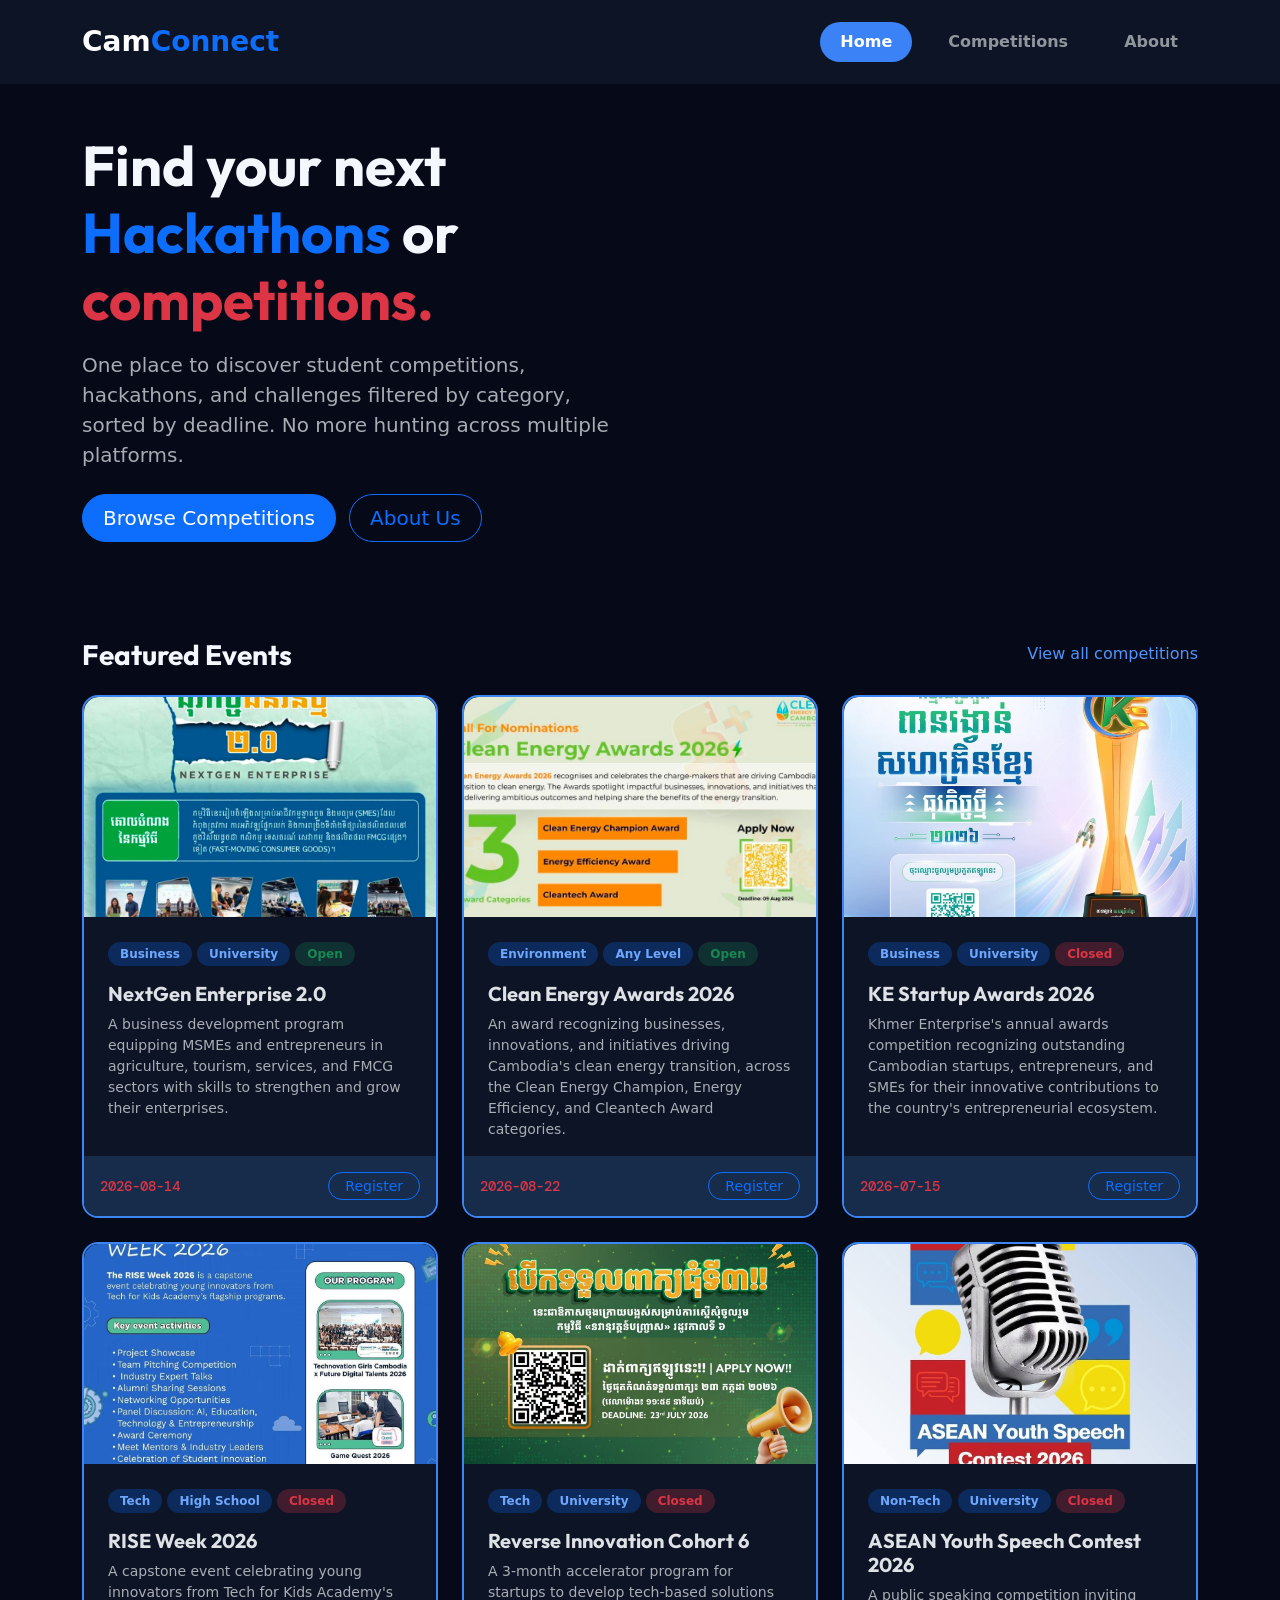
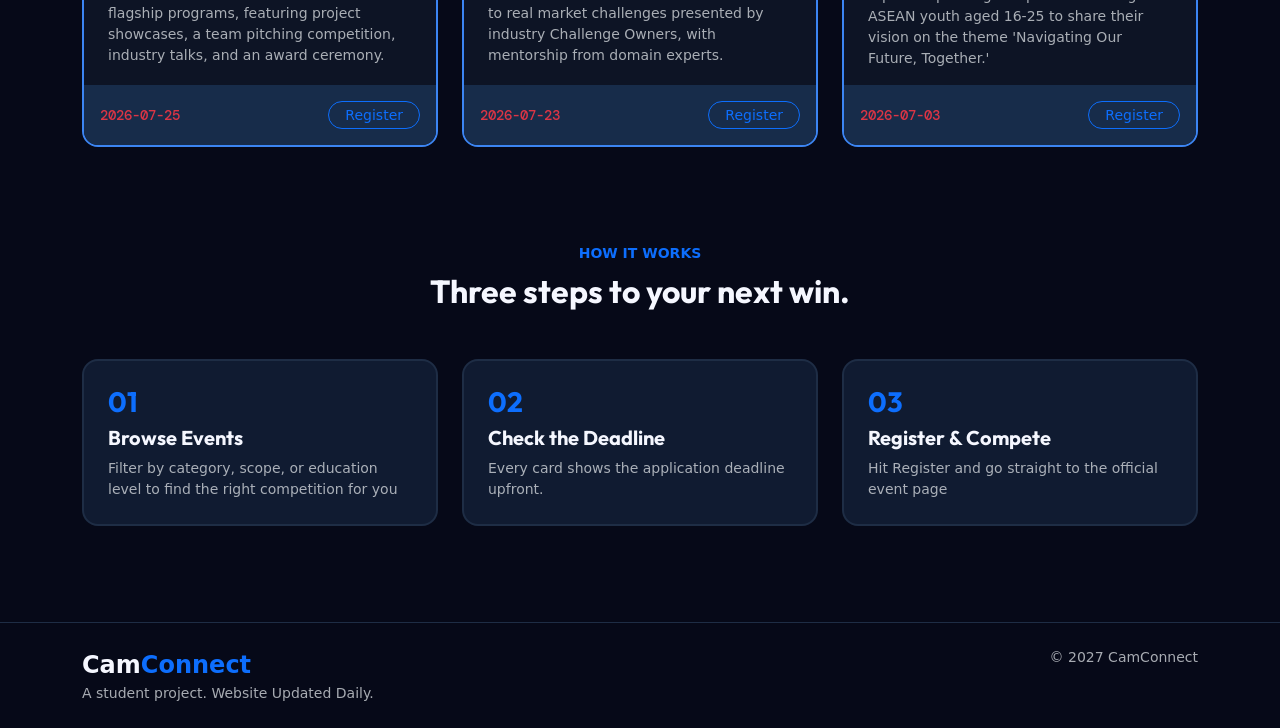
<file: index.html>
<!DOCTYPE html>
<html lang="en" data-bs-theme="dark">
<head>
  <meta charset="UTF-8">
  <meta name="viewport" content="width=device-width, initial-scale=1.0">
  <link href="https://cdn.jsdelivr.net/npm/bootstrap@5.3.8/dist/css/bootstrap.min.css" rel="stylesheet" integrity="sha384-sRIl4kxILFvY47J16cr9ZwB07vP4J8+LH7qKQnuqkuIAvNWLzeN8tE5YBujZqJLB" crossorigin="anonymous">
  <script src="https://cdn.jsdelivr.net/npm/bootstrap@5.3.8/dist/js/bootstrap.bundle.min.js" integrity="sha384-FKyoEForCGlyvwx9Hj09JcYn3nv7wiPVlz7YYwJrWVcXK/BmnVDxM+D2scQbITxI" crossorigin="anonymous"></script>
  <link rel="preconnect" href="https://fonts.googleapis.com">
  <link rel="preconnect" href="https://fonts.gstatic.com" crossorigin>
  <link href="https://fonts.googleapis.com/css2?family=Outfit:wght@100..900&display=swap" rel="stylesheet">
  <link href="css/style.css" rel="stylesheet">
  <link href="css/header.css" rel="stylesheet">
  <link href="css/footer.css" rel="stylesheet">
  <link href="css/scrollTop.css" rel="stylesheet">
  <title>Home</title>
</head>
<body>

  <!-- Header -->
   <div id="header"></div>

  <!-- Hero Section -->
  <section class="py-5">

    <div class="container">

      <div class="row">

        <div class="col-lg-6">

            <!-- Hero Text -->
           <h1 class="display-4 fw-bold">
              Find your next
              <span class="text-primary">Hackathons</span> or
              <span class="text-danger">competitions.</span> 
           </h1>

            <!-- Hero Description -->
           <p class="lead text-muted mt-3">
             One place to discover student competitions, hackathons, and challenges filtered by category, sorted by deadline. No more hunting across multiple platforms.
           </p>

            <!-- Buttons -->
           <div class="mt-4">

            <!-- 1st Button -->
              <a href="competition.html" class="btn btn-primary btn-lg rounded-pill">
                Browse Competitions
              </a>
            
            <!-- 2nd Button -->
              <a href="about.html" class="btn btn-outline-primary btn-lg ms-2 rounded-pill">
                About Us
              </a>

           </div>

        </div>

      </div>

    </div>

  </section>

  <!-- Featured Competitions -->
   <section class="py-5">

    <div class="container">

      <div class="d-flex justify-content-between align-items-center mb-4">

        <h2 class="fw-bold h3 mb-0">Featured Events</h2>

        <a href="competition.html" class=" text-decoration-none section-link">View all competitions</a>

      </div>

      <!-- Add featured cards (content in js)-->
      <!-- This row is empty on purpose, JavaScript fills it in -->
      <div class="row g-4" id="featuredCompetitions"></div>

    </div>

   </section>

   <!-- How it work section -->
    <section class="py-5 text-center">
      <div class="container">
        <p class="text-primary text-uppercase fw-semibold small mb-2">How it works</p>
        <h2 class="fw-bold mb-5">Three steps to your next win.</h2>

        <!-- Row for the 3 steps boxes -->
         <div class="row g-4 text-start">

          <!-- Step 01 -->
           <div class="col-md-4">
              <div class="p-4 rounded-4 h-100 step-card">
                <h3 class="text-primary fw-bold">01</h3>
                <h5 class="fw-bold">Browse Events</h5>
                <p class="text-muted small mb-0">Filter by category, scope, or education level to find the right competition for you</p>
              </div>
           </div>

          <!-- Step 02 -->
           <div class="col-md-4">
            <div class="p-4 rounded-4 h-100 step-card">
              <h3 class="text-primary fw-bold">02</h3>
              <h5 class="fw-bold">Check the Deadline</h5>
              <p class="text-muted small mb-0">Every card shows the application deadline upfront.</p>
            </div>
           </div>

          <!-- Step 03 -->
           <div class="col-md-4">
            <div class="p-4 rounded-4 h-100 step-card">
              <h3 class="text-primary fw-bold">03</h3>
              <h5 class="fw-bold">Register &amp; Compete</h5>
              <p class="text-muted small mb-0">Hit Register and go straight to the official event page</p>
            </div>
           </div>

         </div>
      </div>
    </section>

    <!-- Footer -->
    <div id="footer"></div>

    <!-- Scroll Top Button -->
    <div id="scrollTopSlot"></div>

  <script src="js/header.js"></script>
  <script src="js/competitions-data.js"></script>
  <script src="js/competition-card.js"></script>
  <script src="js/featured-competitions.js"></script>
  <script src="js/footer.js"></script>
  <script src="js/scrollTop.js"></script>
</body>
</html>
</file>
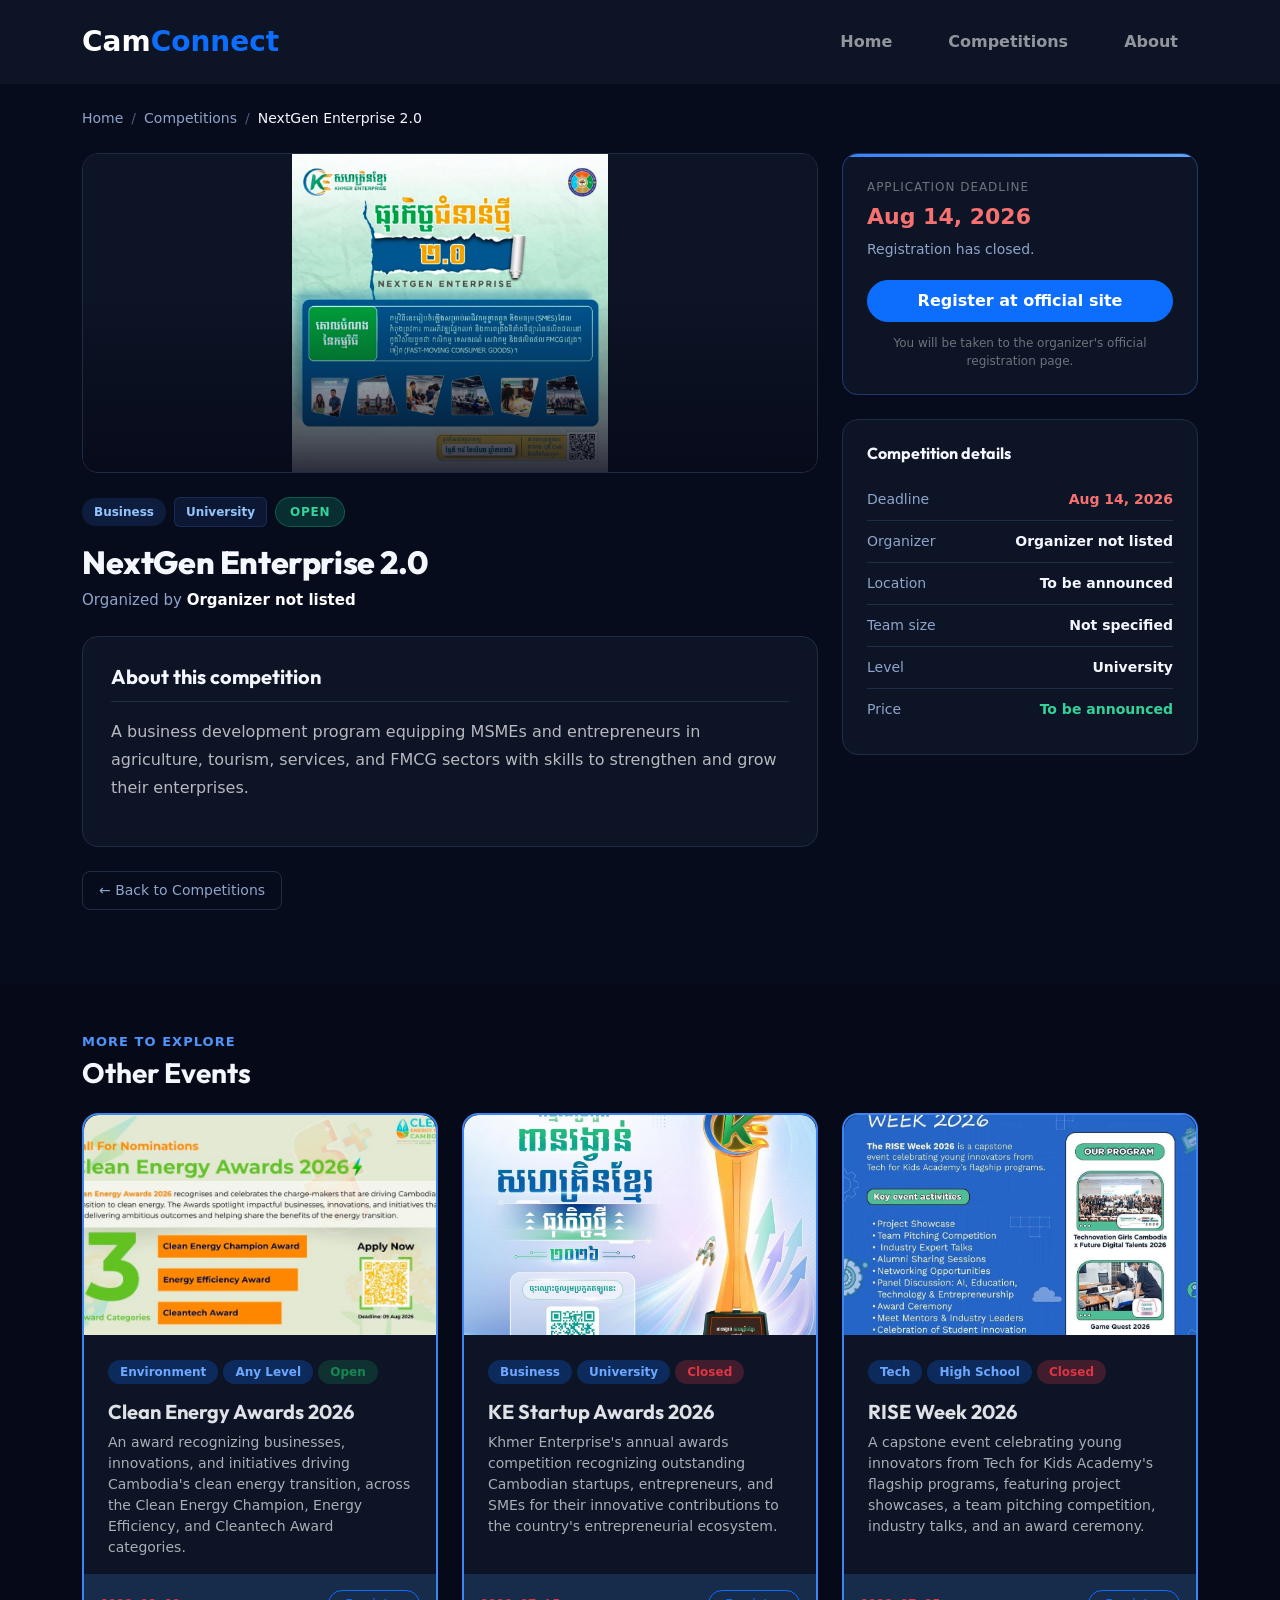
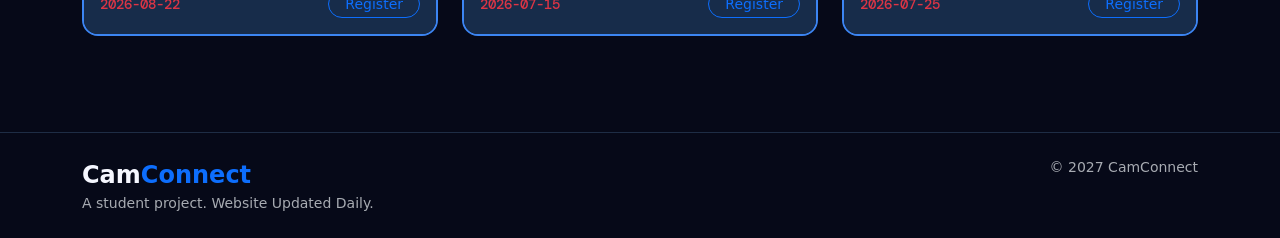
<file: competition-detail.html>
<!DOCTYPE html>
<html lang="en" data-bs-theme="dark">
<head>
  <meta charset="UTF-8">
  <meta name="viewport" content="width=device-width, initial-scale=1.0">

  <!-- Bootstrap -->
  <link href="https://cdn.jsdelivr.net/npm/bootstrap@5.3.8/dist/css/bootstrap.min.css" rel="stylesheet">

  <!-- Google Font -->
  <link rel="preconnect" href="https://fonts.googleapis.com">
  <link rel="preconnect" href="https://fonts.gstatic.com" crossorigin>
  <link href="https://fonts.googleapis.com/css2?family=Outfit:wght@100..900&display=swap" rel="stylesheet">

  <!-- Existing project styles -->
  <link href="css/style.css" rel="stylesheet">
  <link href="css/header.css" rel="stylesheet">
  <link href="css/footer.css" rel="stylesheet">
  <link href="css/scrollTop.css" rel="stylesheet">

  <!-- New competition detail page style -->
  <link href="css/competition-detail.css" rel="stylesheet">

  <title>CamConnect - Competition Details</title>
</head>
<body>

  <!-- Header (already in your project) -->
  <div id="header"></div>

  <section class="detail-page py-4">
    <div class="container">

      <!-- Breadcrumb -->
      <nav aria-label="breadcrumb" class="mb-4">
        <ol class="breadcrumb detail-breadcrumb mb-0">
          <li class="breadcrumb-item"><a href="index.html">Home</a></li>
          <li class="breadcrumb-item"><a href="competition.html">Competitions</a></li>
          <li class="breadcrumb-item active" id="breadcrumbName" aria-current="page">Competition</li>
        </ol>
      </nav>

      <div class="row g-4">

        <!-- Left column -->
        <div class="col-lg-8">

          <!-- Hero image -->
          <div class="detail-hero mb-4">
            <img id="competitionImage" src="https://placehold.co/1200x600" alt="Competition cover">
            <div class="detail-hero-overlay"></div>
          </div>

          <!-- Badges + title -->
          <div class="mb-4">
            <div class="d-flex align-items-center gap-2 mb-3 flex-wrap">
              <span class="detail-cat-badge" id="competitionCategory">Category</span>
              <span class="detail-level-badge" id="competitionLevel">Level</span>
              <span class="detail-status-badge" id="competitionStatusBadge">Open</span>
            </div>
            <h1 class="detail-title h2 mb-2" id="competitionName">Competition Name</h1>
            <p class="detail-organizer mb-0">Organized by <strong id="competitionOrganizer" class="text-white">Organizer</strong></p>
          </div>

          <!-- About -->
          <div class="detail-about-card mb-4">
            <h5>About this competition</h5>
            <p class="detail-about-text" id="competitionAbout">Description goes here.</p>
          </div>

          <a href="competition.html" class="detail-back-link">&larr; Back to Competitions</a>

        </div>

        <!-- Right column / sidebar -->
        <div class="col-lg-4">

          <div class="sidebar-cta mb-4">
            <div class="cta-deadline-label">Application deadline</div>
            <div class="cta-deadline-value" id="competitionDeadline">-</div>
            <div class="cta-days-left" id="competitionDaysLeft">-</div>
            <a href="#" id="competitionRegisterBtn" target="_blank" class="btn btn-primary w-100 rounded-pill fw-semibold">
              Register at official site
            </a>
            <p class="cta-note">You will be taken to the organizer's official registration page.</p>
          </div>

          <div class="details-card">
            <h6>Competition details</h6>

            <div class="detail-row">
              <span class="detail-key">Deadline</span>
              <span class="detail-val pink" id="detailDeadline">-</span>
            </div>
            <div class="detail-row">
              <span class="detail-key">Organizer</span>
              <span class="detail-val" id="detailOrganizer">-</span>
            </div>
            <div class="detail-row">
              <span class="detail-key">Location</span>
              <span class="detail-val" id="detailLocation">-</span>
            </div>
            <div class="detail-row">
              <span class="detail-key">Team size</span>
              <span class="detail-val" id="detailTeamSize">-</span>
            </div>
            <div class="detail-row">
              <span class="detail-key">Level</span>
              <span class="detail-val" id="detailLevel">-</span>
            </div>
            <div class="detail-row">
              <span class="detail-key">Price</span>
              <span class="detail-val green" id="detailPrice">-</span>
            </div>

          </div>

        </div>

      </div>

    </div>
  </section>

  <!-- Other Competitions -->
  <section class="py-5">
    <div class="container">
      <p class="related-label mb-1">More to explore</p>
      <h2 class="fw-bold h3 mb-4">Other Events</h2>

      <div class="row g-4" id="otherCompetitions"></div>
    </div>
  </section>

  <!-- Footer (already in your project) -->
  <div id="footer"></div>

  <!-- Scroll Top Button -->
  <div id="scrollTopSlot"></div>

  <!-- Bootstrap JS -->
  <script src="https://cdn.jsdelivr.net/npm/bootstrap@5.3.8/dist/js/bootstrap.bundle.min.js"></script>

  <!-- Existing JS -->
  <script src="js/header.js"></script>
  <script src="js/competitions-data.js"></script>
  <script src="js/competition-card.js"></script>
  <script src="js/footer.js"></script>
  <script src="js/scrollTop.js"></script>

  <!-- New competition detail page JS -->
  <script src="js/competition-detail.js"></script>
</body>
</html>
</file>
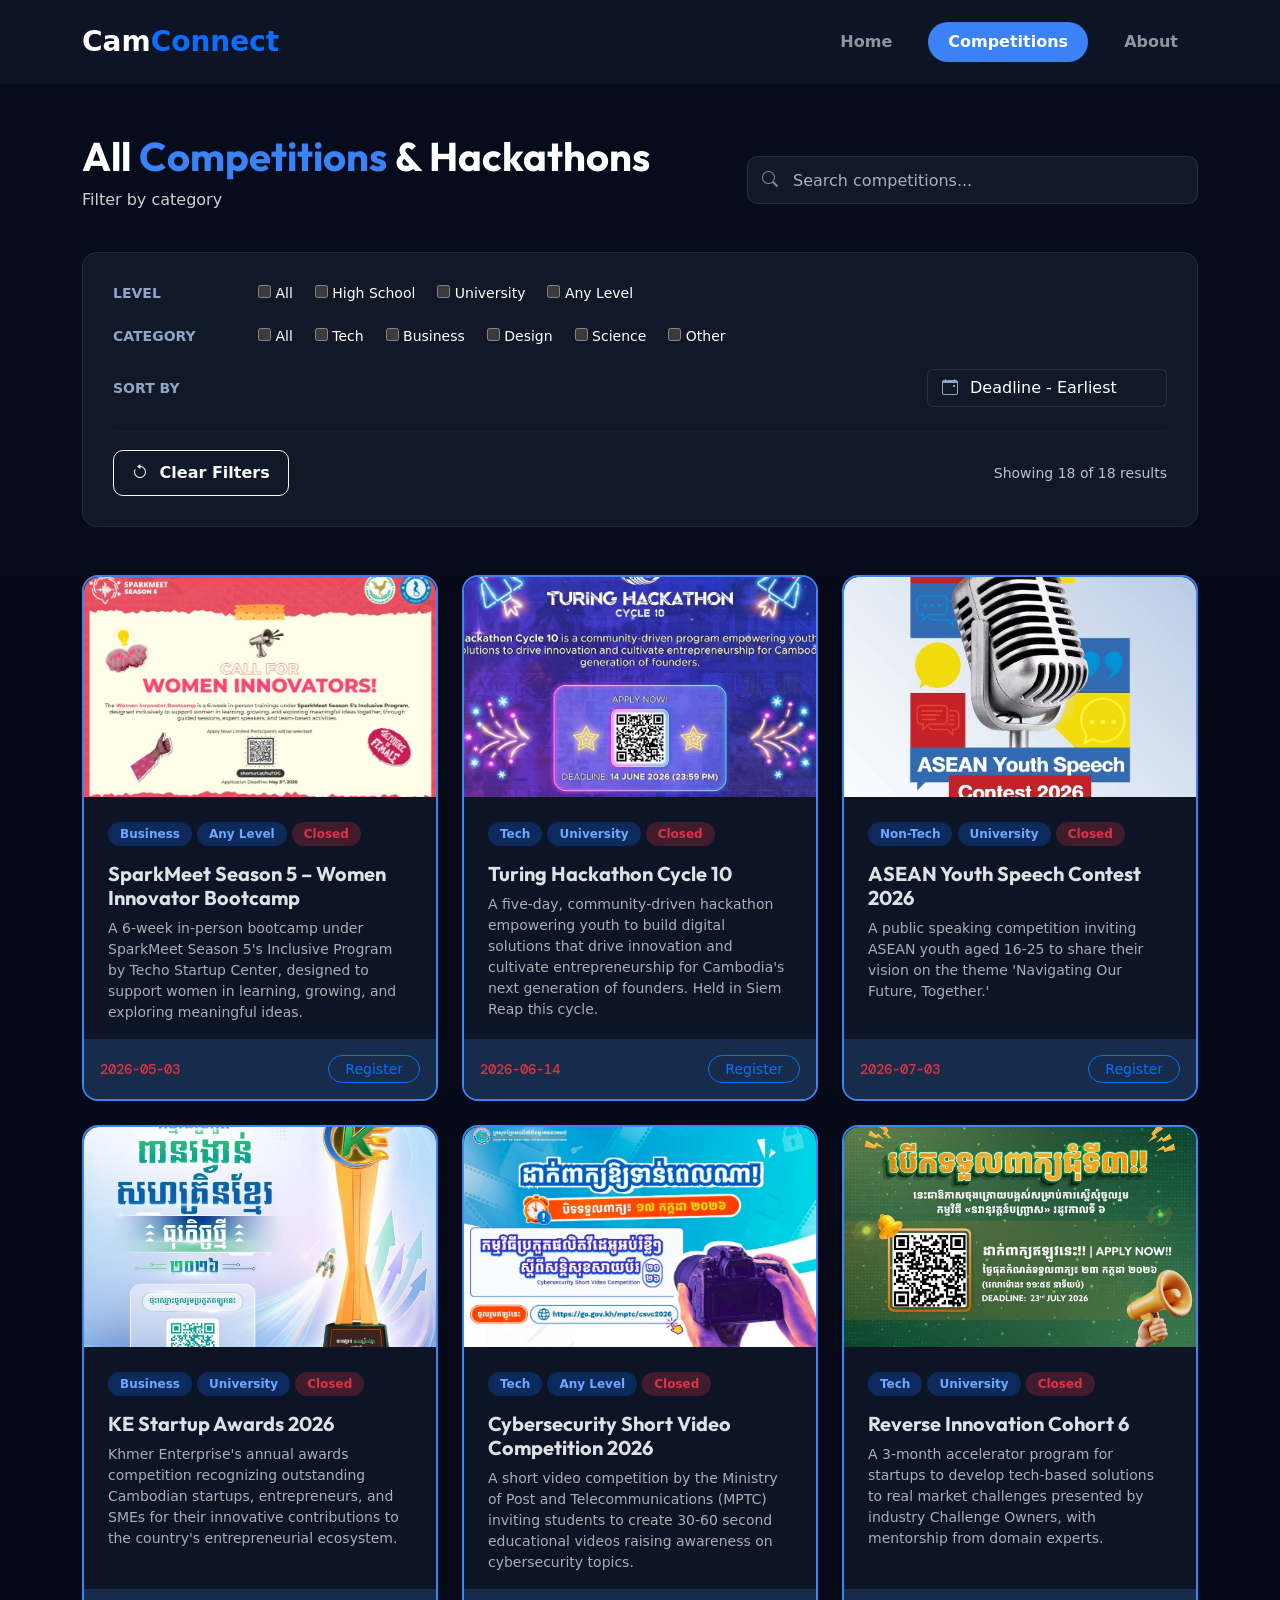
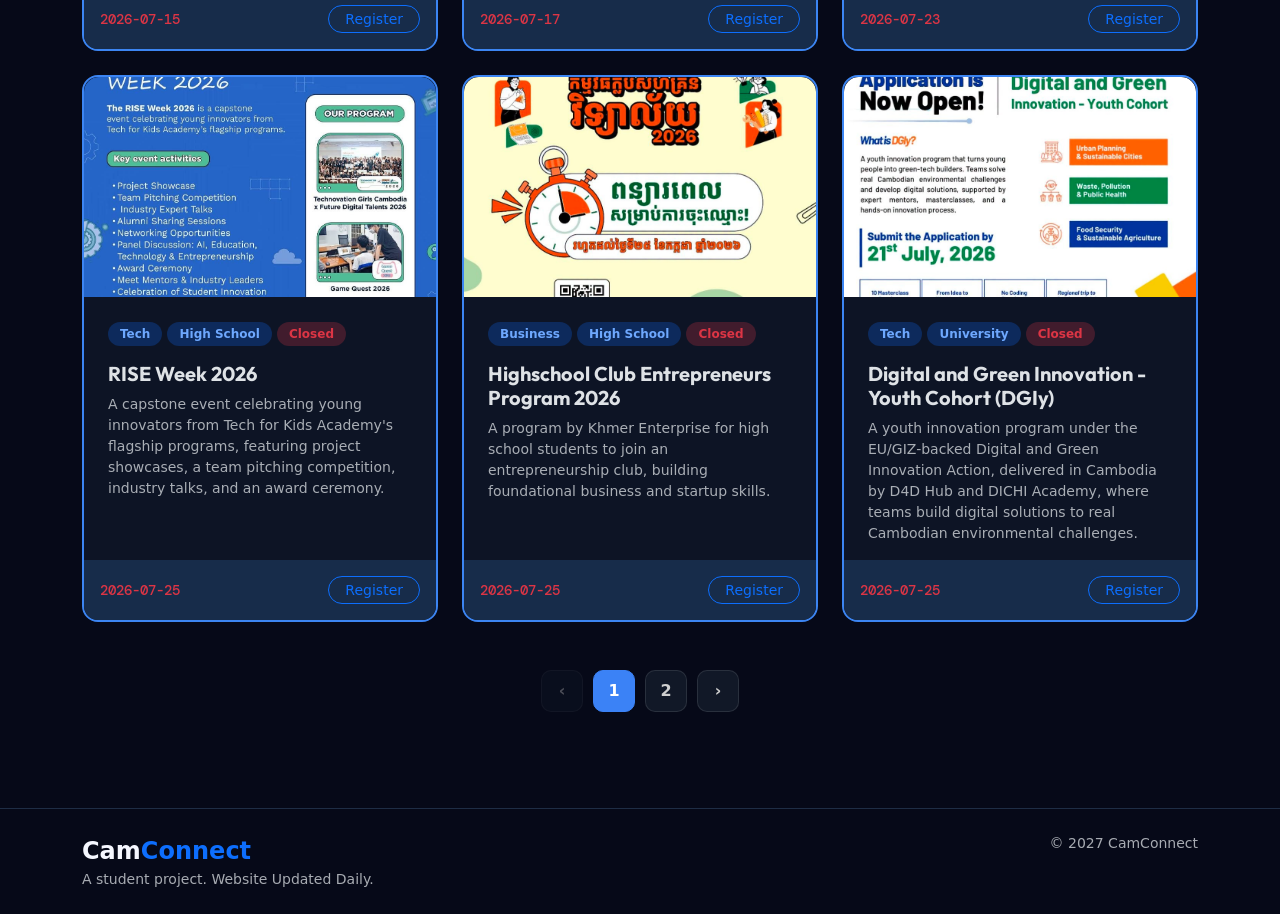
<file: competition.html>
<!doctype html>
<html lang="en" data-bs-theme="dark">
  <head>
    <meta charset="UTF-8" />
    <meta name="viewport" content="width=device-width, initial-scale=1.0" />
    <link
      href="https://cdn.jsdelivr.net/npm/bootstrap@5.3.8/dist/css/bootstrap.min.css"
      rel="stylesheet"
      integrity="sha384-sRIl4kxILFvY47J16cr9ZwB07vP4J8+LH7qKQnuqkuIAvNWLzeN8tE5YBujZqJLB"
      crossorigin="anonymous"
    />
    <link
      rel="stylesheet"
      href="https://cdn.jsdelivr.net/npm/bootstrap-icons@1.11.3/font/bootstrap-icons.css"
    />
    <script src="https://cdn.jsdelivr.net/npm/bootstrap@5.3.8/dist/js/bootstrap.bundle.min.js"></script>
    <script
      src="https://cdn.jsdelivr.net/npm/bootstrap@5.3.8/dist/js/bootstrap.bundle.min.js"
      integrity="sha384-FKyoEForCGlyvwx9Hj09JcYn3nv7wiPVlz7YYwJrWVcXK/BmnVDxM+D2scQbITxI"
      crossorigin="anonymous"
    ></script>
    <link rel="preconnect" href="https://fonts.googleapis.com" />
    <link rel="preconnect" href="https://fonts.gstatic.com" crossorigin />
    <link
      href="https://fonts.googleapis.com/css2?family=Outfit:wght@100..900&display=swap"
      rel="stylesheet"
    />
    <link href="css/style.css" rel="stylesheet" />
    <link href="css/header.css" rel="stylesheet" />
    <link href="css/competition.css" rel="stylesheet" />
    <link href="css/footer.css" rel="stylesheet" />
    <link href="css/scrollTop.css" rel="stylesheet">
    <title>Competitions</title>
  </head>
  <body>
    <!-- Navbar -->
    <header id="header"></header>

    <!-- Competition Section -->
    <section class="competition-page py-5">
      <div class="container">
        <!-- Top -->
        <div class="row align-items-center mb-4">
          <div class="col-lg-7">
            <h1 class="competition-title">
              All <span>Competitions</span> & Hackathons
            </h1>

            <p class="filter-text">Filter by category</p>
          </div>

          <div class="col-lg-5">
            <div class="search-box">
              <i class="bi bi-search"></i>

              <input
                type="text"
                id="searchInput"
                class="form-control"
                placeholder="Search competitions..."
              />
            </div>
          </div>
        </div>

        <!-- Filter Card -->
        <div class="filter-card">
          <!-- Level -->

          <div class="filter-row">
            <div class="filter-title">LEVEL</div>

            <div class="filter-options">
              <label>
                <input type="checkbox" value="All" class="level-filter" />
                All
              </label>

              <label>
                <input
                  type="checkbox"
                  value="High School"
                  class="level-filter"
                />
                High School
              </label>

              <label>
                <input
                  type="checkbox"
                  value="University"
                  class="level-filter"
                />
                University
              </label>

              <label>
                <input type="checkbox" value="Any Level" class="level-filter" />
                Any Level
              </label>
            </div>
          </div>

          <!-- Category -->

          <div class="filter-row">
            <div class="filter-title">CATEGORY</div>

            <div class="filter-options">
              <label
                ><input type="checkbox" value="All" class="category-filter" />
                All</label
              >

              <label
                ><input type="checkbox" value="Tech" class="category-filter" />
                Tech</label
              >

              <label
                ><input
                  type="checkbox"
                  value="Business"
                  class="category-filter"
                />
                Business</label
              >

              <label
                ><input
                  type="checkbox"
                  value="Design"
                  class="category-filter"
                />
                Design</label
              >

              <label
                ><input
                  type="checkbox"
                  value="Science"
                  class="category-filter"
                />
                Science</label
              >

              <label
                ><input type="checkbox" value="Other" class="category-filter" />
                Other</label
              >
            </div>
          </div>

          <!-- Sort -->

          <div class="filter-row justify-content-between align-items-center">
            <div class="filter-title">SORT BY</div>

            <div class="sort-select-wrapper">
              <i class="bi bi-calendar-event"></i>

              <select id="sortSelect" class="form-select">
                <option>Deadline - Earliest</option>
                <option>Deadline - Latest</option>
                <option>Name A-Z</option>
                <option>Name Z-A</option>
              </select>
            </div>
          </div>

          <!-- Clear Filter -->
          <hr class="filter-divider">
          <div class="filter-bottom">
            <button id="clearFilters" class="btn btn-outline-light clear-btn">
              <i class="bi bi-arrow-counterclockwise"></i>
              Clear Filters
            </button>

            <span id="resultCount" class="result-count">
              Showing 0 of 0 results
            </span>
          </div>

        </div>
      </div>
    </section>

    <!-- Card Section -->
    <section class="pt-0 pb-5">
      <div class="container">
          <div class="row g-4" id="competitionContainer"></div>
          <div class="pagination-wrapper mt-5" id="paginationControls"></div>
      </div>
    </section>

    <!-- Footer -->
    <div id="footer"></div>

    <!-- Scroll Top Button -->
    <div id="scrollTopSlot"></div>

    <script src="js/header.js"></script>
    <script src="js/competitions-data.js"></script>
    <script src="js/competition-card.js"></script>
    <script src="js/competition.js"></script>
    <script src="js/footer.js"></script>
    <script src="js/scrollTop.js"></script>
  </body>
</html>
</file>
<file: css/style.css>
@import url('https://fonts.googleapis.com/css2?family=DM+Mono:wght@400;500&display=swap');

/* base page background + text color */
body {
  background-color: #060918;
  color: #F5F7FF;
}

/* all headings use the Outfit font */
h1, h2, h3, h4, h5, h6 {
  font-family: 'Outfit', sans-serif;
}

/* view all competiton style */
/* "View all" link style */
.section-link {
  color: #5094FA !important;
  transition: 0.2s;
}

.section-link:hover {
  text-decoration: underline;
  color: #0368FF !important;
}

.section-link:active {
  opacity: 0.7;
}

/* font for the competition's date in each card */
.event-date {
  font-family: 'DM Mono', monospace;
}

/* event card container */
.event-card {
  background-color: #0D1425;
  border: 2px solid #3C85F2;
  --bs-border-radius: 16px;
  overflow: hidden;
}

/* tablet & up: fixed-height, center-cropped card image so mixed
   portrait/landscape posters don't create uneven card heights.
   Mobile (below 768px) is untouched and keeps its natural sizing. */
@media (min-width: 768px) {
  .event-card .card-img-top {
    height: 220px;
    object-fit: cover;
    object-position: center;
  }
}

/* footer strip inside event card, bleeds to card edges */
.event-card-footer {
  background-color: #172C4A;
  margin-left: -24px;
  margin-right: -24px;
  margin-bottom: -24px;
}

.event-card {
  background-color: #0D1425;
  border: 1px solid #3C85F2;
}

/* badge padding — uses em, kept as-is (scales with badge font-size) */
.badge {
  padding: 0.5em 1em;
}

/* button padding */
.btn {
  padding: 8px 20px;
}

.event-card {
  background-color: #0D1425;
  border: 2px solid #3C85F2;
  --bs-border-radius: 16px;
}

/* small pill-shaped badge/tag */
.pill-sm {
  padding: 6px 16px;
  font-size: 14px;
  line-height: 1;
}

.badge.pill-sm {
  border: 1px solid transparent;
}

/* step card used in "how it works" section */
.step-card {
  background-color: #101B31;
  border: 2px solid #1E2D45;
}
</file>
<file: css/header.css>
.nav-link {
  border-radius: 999px;
  padding: 8px 20px !important;
  transition: 0.3s;
}

.nav-link.active,
.nav-link:hover {
  background-color: #3B82F6;
  color: #fff !important;
}

.navbar {
  background-color: #0D1425;
}

@media (max-width: 991.98px) {
  .navbar-nav {
    align-items: center;
    gap: 8px;
  }

  .nav-link {
    display: inline-block;
    width: auto;
  }
}
</file>
<file: css/footer.css>
.site-footer {
  border-top: 1px solid #1E2D45;
  margin-top: 48px;
}
</file>
<file: css/scrollTop.css>
.scroll-top-btn {
  position: fixed;
  bottom: 24px;
  right: 24px;
  width: 48px;
  height: 48px;
  border-radius: 999px;
  background-color: #3B82F6;
  color: #fff;
  border: none;
  display: none;
  align-items: center;
  justify-content: center;
  cursor: pointer;
  z-index: 100;
  transition: 0.2s;
}

.scroll-top-btn:hover {
  background-color: #0368FF;
}

.scroll-top-btn.show {
  display: flex;
}
</file>
<file: css/competition-detail.css>
/* full-page dark background for the detail page */
.detail-page {
  /* normal property: sets background directly */
  background: #070c1d;
  min-height: 100vh;
}

/* Breadcrumb nav (Home > Competitions > Event) */
.detail-breadcrumb {

  /* custom property: defines a reusable value named --bs-breadcrumb-divider-color */
  --bs-breadcrumb-divider-color: #4a5a7a;
  font-size: 14px;
}
.detail-breadcrumb a {
  color: #8ea4c9;
  text-decoration: none;
}
.detail-breadcrumb a:hover {
  color: #5094FA;
}
.detail-breadcrumb .active {
  color: #F5F7FF;
}

/* Hero image container at top of detail page */
.detail-hero {
  position: relative;
  border-radius: 16px;
  overflow: hidden;
  height: 320px;
  background: #0D1425;
  border: 1px solid #1E2D45;
}

/* makes the hero image fill its container. On tablet/desktop (see the
   min-width:576px query below) it's letterboxed (object-fit: contain)
   so the full poster always shows instead of being cropped. */
.detail-hero img {
  width: 100%;
  height: 100%;
  object-fit: cover;
  display: block;
}

/* tablet & up: show the full image, letterboxed on the container's dark
   background when its aspect ratio doesn't match the box (instead of
   cropping it). Mobile is handled separately below and stays uncropped
   at its natural size. */
@media (min-width: 576px) {
  .detail-hero img {
    object-fit: contain;
    background: #0D1425;
  }
}

/* dark gradient over hero image for text readability */
.detail-hero-overlay {
  position: absolute;
  inset: 0;
  background: linear-gradient(to bottom, transparent 45%, rgba(6, 9, 24, 0.85) 100%);
}

/* pill badge showing open/closed status */
.detail-status-badge {
  display: inline-flex;
  align-items: center;
  font-size: 12px;
  font-weight: 700;
  padding: 5px 14px;
  border-radius: 100px;
  letter-spacing: 0.8px;
  text-transform: uppercase;
}

/* green style for "open" status */
.detail-status-badge.status-open {
  background: rgba(16, 185, 129, 0.2);
  color: #34D399;
  border: 1px solid rgba(16, 185, 129, 0.35);
}

/* red style for "closed" status */
.detail-status-badge.status-closed {
  background: rgba(244, 63, 94, 0.15);
  color: #F87171;
  border: 1px solid rgba(244, 63, 94, 0.3);
}

/* blue pill badge for competition category */
.detail-cat-badge {
  display: inline-flex;
  align-items: center;
  gap: 6px;
  font-size: 12px;
  font-weight: 700;
  padding: 5px 12px;
  border-radius: 100px;
  background: rgba(59, 130, 246, 0.15);
  color: #93C5FD;
}

/* small square badge for difficulty level */
.detail-level-badge {
  font-size: 12px;
  font-weight: 700;
  padding: 5px 11px;
  border-radius: 6px;
  background: rgba(59, 130, 246, 0.1);
  color: #93C5FD;
  border: 1px solid rgba(59, 130, 246, 0.2);
}

/* main event title styling */
.detail-title {
  font-weight: 800;
  letter-spacing: -0.4px;
}

/* organizer name under the title */
.detail-organizer {
  color: #8ea4c9;
  font-size: 15px;
}

/* card holding the "About" description */
.detail-about-card {
  background: #0D1425;
  border: 1px solid #1E2D45;
  border-radius: 16px;
  padding: 28px;
}

/* heading inside the about card, with underline */
.detail-about-card h5 {
  border-bottom: 1px solid #1E2D45;
  padding-bottom: 12px;
  margin-bottom: 16px;
  font-weight: 700;
}

/* body paragraph text in the about card */
.detail-about-text {
  color: rgba(255, 255, 255, 0.7);
  line-height: 1.75;
  white-space: pre-line;
}

/* "back to competitions" link/button */
.detail-back-link {
  color: #8ea4c9;
  text-decoration: none;
  border: 1px solid #1E2D45;
  border-radius: 8px;
  padding: 8px 16px;
  font-size: 14px;
  display: inline-block;
}

.detail-back-link:hover {
  color: #F5F7FF;
  border-color: #3C85F2;
}

/* Sidebar CTA card */
/* highlighted "register now" box in the sidebar */
.sidebar-cta {
  background: #0D1425;
  border: 1px solid rgba(59, 130, 246, 0.35);
  border-radius: 16px;
  padding: 24px;
  position: relative;
  overflow: hidden;
}

/* thin blue gradient bar along the top edge of the CTA */
.sidebar-cta::before {
  content: "";
  position: absolute;
  top: 0;
  left: 0;
  right: 0;
  height: 3px;
  background: linear-gradient(90deg, #3B82F6, #60A5FA);
}

/* small uppercase "deadline" label */
.cta-deadline-label {
  font-size: 12px;
  letter-spacing: 0.08em;
  text-transform: uppercase;
  color: rgba(255, 255, 255, 0.4);
  margin-bottom: 4px;
}

/* large red deadline date text */
.cta-deadline-value {
  font-size: 22px;
  font-weight: 700;
  color: #F87171;
  margin-bottom: 6px;
}

/* "X days left" text under the deadline */
.cta-days-left {
  font-size: 14px;
  color: #8ea4c9;
  margin-bottom: 20px;
}

/* small note text at bottom of CTA card */
.cta-note {
  font-size: 12px;
  color: rgba(255, 255, 255, 0.4);
  margin-top: 12px;
  margin-bottom: 0;
  text-align: center;
}

/* Details list card (prize, team size, etc.) */
.details-card {
  background: #0D1425;
  border: 1px solid #1E2D45;
  border-radius: 16px;
  padding: 24px;
}

.details-card h6 {
  font-weight: 700;
  margin-bottom: 16px;
  color: #F5F7FF;
}

/* one row in the details list (label + value) */
.detail-row {
  display: flex;
  justify-content: space-between;
  align-items: center;
  padding: 10px 0;
  border-bottom: 1px solid #1E2D45;
  font-size: 14px;
}

/* removes divider line after the last row */
.detail-row:last-child {
  border-bottom: none;
}

/* label text on the left side of a row */
.detail-key {
  color: #8ea4c9;
}

/* value text on the right side of a row */
.detail-val {
  color: #F5F7FF;
  font-weight: 600;
  text-align: right;
}

.detail-val.pink {
  color: #F87171;
}

.detail-val.green {
  color: #34D399;
}

/* "Other Events" section label */
.related-label {
  color: #5094FA;
  text-transform: uppercase;
  font-size: 13px;
  font-weight: 700;
  letter-spacing: 0.08em;
}

/* tablet: shrink hero image height */
@media (max-width: 991.98px) {
  .detail-hero {
    height: 240px;
  }
}

/* mobile: no fixed height — image shows at its natural size, uncropped */
@media (max-width: 575.98px) {
  .detail-hero {
    height: auto;
  }

  .detail-hero img {
    height: auto;
    object-fit: initial;
  }

  .detail-about-card,
  .details-card,
  .sidebar-cta {
    padding: 20px;
  }
}
</file>
<file: css/competition.css>
/* main wrapper for the competitions page */
.competition-page{
    background:#070c1d;
    min-height:auto;
    padding-bottom:20px;
}

/* big page heading e.g. "Find Your Competition" */
.competition-title{
    color:white;
    font-weight:700;
    font-size:40px;
}

/* highlighted word inside the title */
.competition-title span{
    color:#3b82f6;
}

/* subtext under the title */
.filter-text{
    color:#cfcfcf;
    margin-top:8px;
}

/* card container holding all filter controls */
.filter-card{
    background:#111827;
    border:1px solid rgba(255,255,255,.08);
    border-radius:15px;
    padding:30px;
}

/* one row inside the filter card (label + options) */
.filter-row{
    display:flex;
    align-items:center;
    gap:25px;
    margin-bottom:22px;
    flex-wrap:wrap;
}

/* label on the left of a filter row, e.g. "Category" */
.filter-title{
    width:120px;
    color:#8ea4c9;
    font-weight:600;
    font-size:14px;
}

/* wrapper for the checkbox/radio options in a row */
.filter-options{
    display:flex;
    flex-wrap:wrap;
    gap:22px;
}

.filter-options label{
    color:white;
    cursor:pointer;
    font-size:14px;
}

/* search input wrapper, needed for positioning the icon */
.search-box{
    position:relative;
}

/* search icon placed inside the input */
.search-box i{
    position:absolute;
    left:15px;
    top:50%;
    transform:translateY(-50%);
    color:#888;
}

/* the actual search text input */
.search-box input{
    background:#111827;
    border:1px solid rgba(255,255,255,.1);
    color:white;
    padding-left:45px;
    height:48px;
    border-radius:10px;
}

/* search input style when focused/clicked */
.search-box input:focus{
    background:#111827;
    color:white;
    box-shadow:none;
    border-color:#3b82f6;
}

/* Bootstrap dropdown (e.g. sort-by select) restyled dark */
.form-select{
    width:240px;
    background:#111827;
    color:white;
    border:1px solid rgba(255,255,255,.1);
}

/* wrapper for sort dropdown, needed for the icon overlay */
.sort-select-wrapper{
    position:relative;
    width:240px;
}

/* icon placed inside the sort dropdown */
.sort-select-wrapper i{
    position:absolute;
    left:15px;
    top:50%;
    transform:translateY(-50%);
    color:#8ea4c9;
    pointer-events:none;
    z-index:2;
}

.sort-select-wrapper .form-select{
    width:100%;
    padding-left:42px;
}

/* dropdown style when focused/clicked */
.form-select:focus{
    box-shadow:none;
    border-color:#3b82f6;
}

/* tablet: stack filter row vertically, full-width controls */
@media (max-width:991px){
    .filter-row{
        flex-direction:column;
        align-items:flex-start;
    }

    .filter-title{
        width:auto;
    }

    .form-select{
        width:100%;
    }

    .search-box{
        margin-top:20px;
    }
}

/* mobile: smaller title, tighter card padding, stacked options */
@media (max-width:576px){
    .competition-title{
        font-size:32px;
    }

    .filter-card{
        padding:20px;
    }

    .filter-options{
        flex-direction:column;
        gap:10px;
    }

    .filter-bottom{
        flex-direction:column;
        align-items:flex-start;
    }

    .sort-select-wrapper{
        width:100%;
    }
}

/* Pagination */
/* row of page number buttons, centered */
.pagination-wrapper{
    display:flex;
    justify-content:center;
    align-items:center;
    gap:10px;
    flex-wrap:wrap;
}

/* individual page number button / prev-next arrow button */
.page-btn,
.page-nav-btn{
    min-width:42px;
    height:42px;
    border-radius:10px;
    background:#111827;
    border:1px solid rgba(255,255,255,.1);
    color:#cfcfcf;
    font-weight:600;
    display:flex;
    align-items:center;
    justify-content:center;
    cursor:pointer;
    transition:0.2s;
}

/* hover state for page buttons (not disabled ones) */
.page-btn:hover,
.page-nav-btn:hover:not(:disabled){
    border-color:#3b82f6;
    color:#fff;
}

/* currently selected page number */
.page-btn.active{
    background:#3b82f6;
    border-color:#3b82f6;
    color:#fff;
}

/* greyed-out state for prev/next when at the start/end */
.page-nav-btn:disabled{
    opacity:0.35;
    cursor:not-allowed;
}

/* mobile: shrink pagination buttons */
@media (max-width:576px){
    .page-btn,
    .page-nav-btn{
        min-width:36px;
        height:36px;
        font-size:14px;
    }
}

/* horizontal line separating filters from results */
.filter-divider{
    border-color:rgba(255,255,255,.08);
    margin:24px 0 18px;
}

/* row holding "Clear filters" button + result count */
.filter-bottom{
    display:flex;
    justify-content:space-between;
    align-items:center;
    flex-wrap:wrap;
    gap:15px;
}

/* "Clear all filters" button */
.clear-btn{
    border-radius:10px;
    padding:10px 18px;
    font-weight:600;
}

.clear-btn i{
    margin-right:6px;
}

/* "Showing X results" text */
.result-count{
    color:#b8c3d6;
    font-size:14px;
    font-weight:500;
}
</file>
